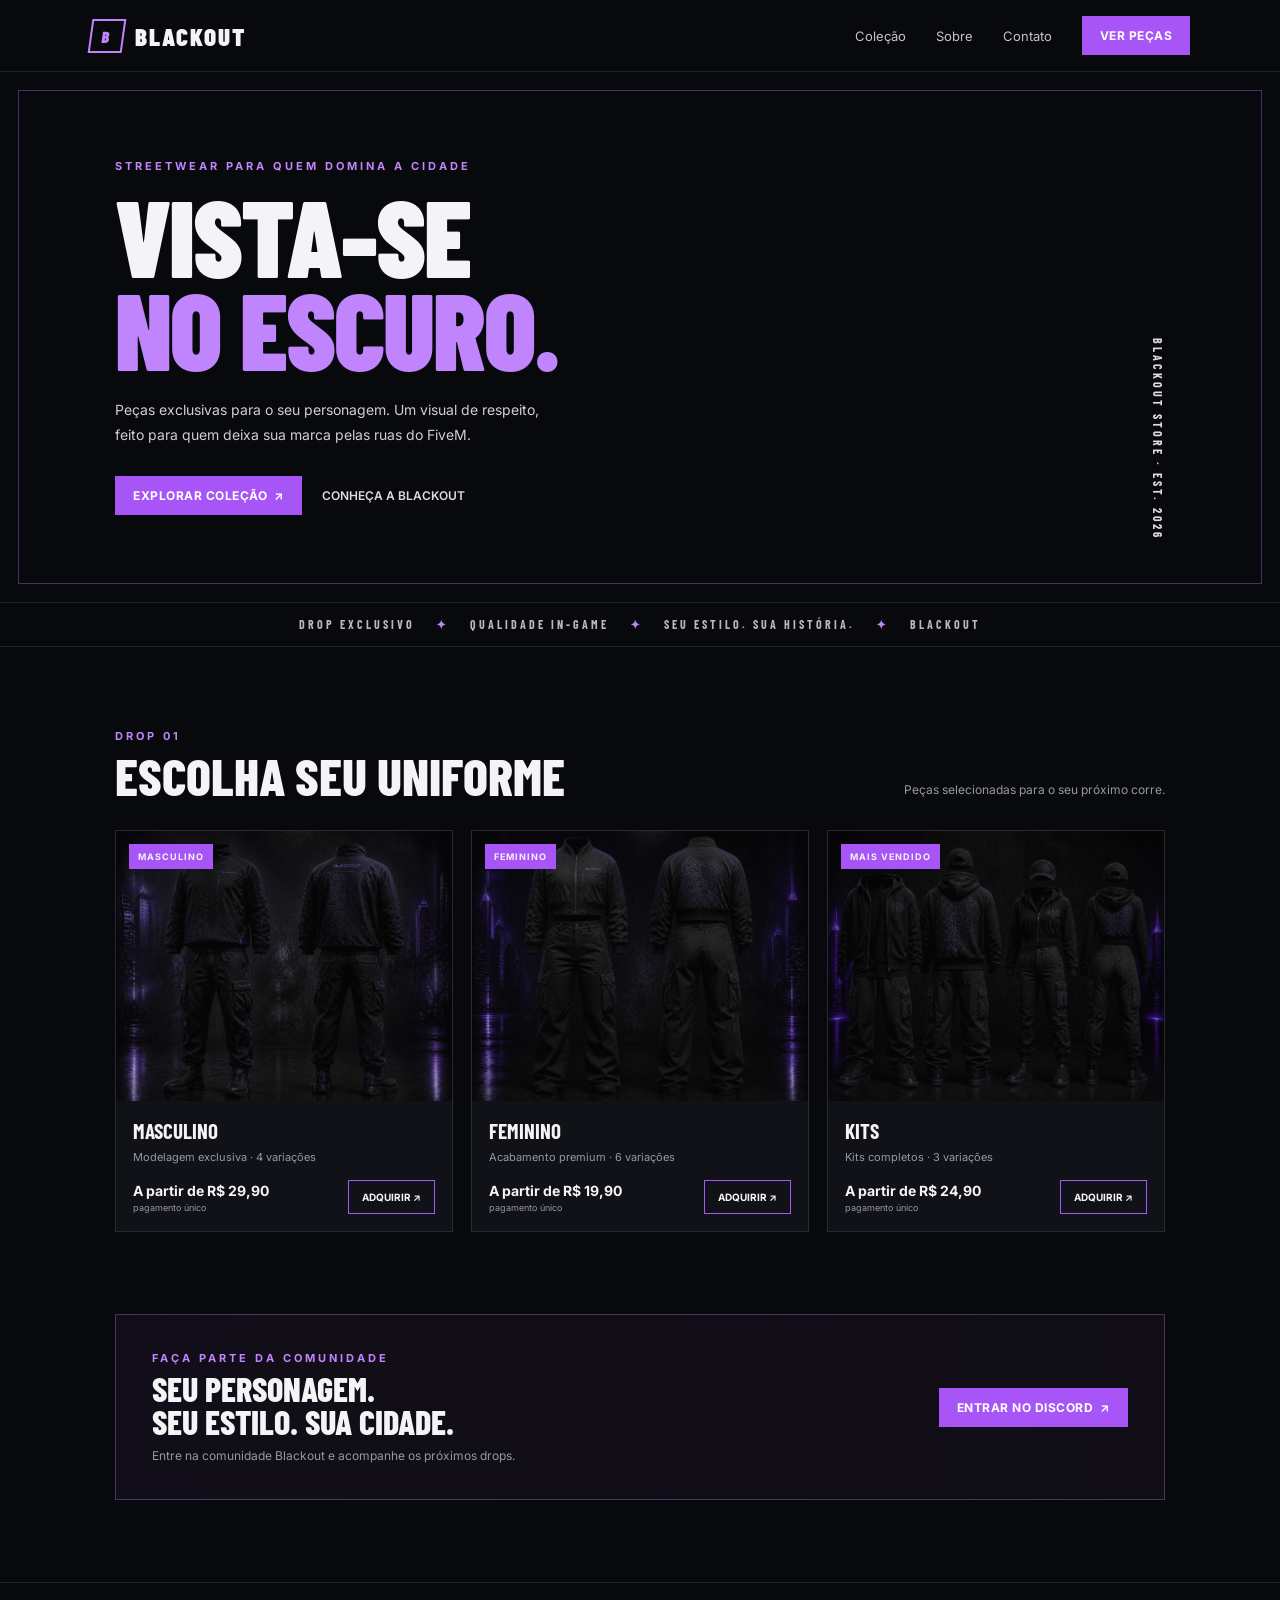
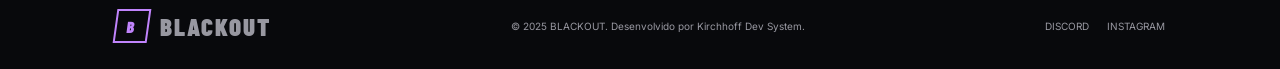
<file: index.html>
<!DOCTYPE html>
<html lang="pt-BR">

<head>
  <meta charset="UTF-8">
  <meta name="viewport" content="width=device-width, initial-scale=1.0">
  <meta name="theme-color" content="#08090c">
  <title>BLACKOUT — Personalizados para FiveM</title>

  <meta name="description"
    content="Vista seu personagem com estilo. Conheça os drops Blackout: roupas e kits Personalizados masculinos e femininos para GTA FiveM, inspirados na vida do FiveM.">

  <meta name="robots" content="index, follow">
  <meta name="language" content="pt-BR">

  <meta property="og:type" content="website">
  <meta property="og:locale" content="pt_BR">
  <meta property="og:site_name" content="Blackout">
  <meta property="og:title" content="Blackout | Roupas para GTA FiveM">
  <meta property="og:description"
    content="Roupas e kits masculinos e femininos para seu personagem FiveM. Encontre seu estilo e marque presença pelas ruas do FiveM.">
  <meta property="og:url" content="https://blackoutstorefivem.netlify.app/">
  <meta property="og:image"
    content="https://blackoutstorefivem.netlify.app/img/modeagem-roupa-masculina-feminina-kit-fivem.jpeg">
  <meta property="og:image:alt" content="Coleção de roupas Personalizadas Blackout para GTA FiveM">

  <meta name="twitter:card" content="summary_large_image">
  <meta name="twitter:title" content="Blackout | Roupas para GTA FiveM">
  <meta name="twitter:description"
    content="Explore roupas e kits Personalizados Blackout para personagens masculinos e femininos no FiveM.">
  <meta name="twitter:image"
    content="https://blackoutstorefivem.netlify.app/img/modeagem-roupa-masculina-feminina-kit-fivem.jpeg">

  <link rel="canonical" href="https://blackoutstorefivem.netlify.app/">

  <link rel="preconnect" href="https://fonts.googleapis.com">
  <link rel="preconnect" href="https://fonts.gstatic.com" crossorigin>
  <link
    href="https://fonts.googleapis.com/css2?family=Barlow+Condensed:wght@500;600;700;800;900&family=Inter:wght@400;500;600;700&display=swap"
    rel="stylesheet">
  <link rel="stylesheet" href="style.css">

</head>

<body>
  <header class="topbar">
    <a class="brand" href="#" aria-label="Blackout — início">
      <span class="brand-mark">B</span>
      BLACKOUT
    </a>

    <nav aria-label="Navegação principal">
      <a href="#colecao">Coleção</a>
      <a href="#sobre">Sobre</a>
      <a href="#contato">Contato</a>
      <a class="nav-button" href="#colecao">VER PEÇAS</a>
    </nav>
  </header>

  <main>
    <section class="hero">
      <div class="hero-content">
        <div class="eyebrow">Streetwear para quem domina a cidade</div>
        <h1>VISTA-SE<br><span>NO ESCURO.</span></h1>
        <p>
          Peças exclusivas para o seu personagem. Um visual de respeito,
          feito para quem deixa sua marca pelas ruas do FiveM.
        </p>
        <div class="hero-actions">
          <a class="button" href="#colecao">EXPLORAR COLEÇÃO&nbsp; ↗</a>
          <a class="text-link" href="#sobre">CONHEÇA A BLACKOUT</a>
        </div>
      </div>
      <div class="hero-tag">BLACKOUT STORE · EST. 2026</div>
    </section>

    <div class="ticker">
      DROP EXCLUSIVO <span>✦</span> QUALIDADE IN-GAME <span>✦</span>
      SEU ESTILO. SUA HISTÓRIA. <span>✦</span> BLACKOUT
    </div>

    <section class="section" id="colecao">
      <div class="section-heading">
        <div>
          <div class="eyebrow">Drop 01</div>
          <h2>Escolha seu uniforme</h2>
        </div>
        <p>Peças selecionadas para o seu próximo corre.</p>
      </div>

      <div class="products">
        <article class="product-card">
          <div class="product-image">
            <img src="img/modeagem-roupa-masculina-fivem.jpeg"
              alt="Jaqueta e calça masculina streetwear preta Blackout para FiveM">
            <span class="badge">MASCULINO</span>
          </div>
          <div class="product-info">
            <h3>Masculino</h3>
            <p>Modelagem exclusiva · 4 variações</p>
            <div class="product-bottom">
              <div class="price">A partir de R$ 29,90<small>pagamento único</small></div>
              <button class="buy" onclick="comprar('Jaqueta Phantom')">ADQUIRIR ↗</button>
            </div>
          </div>
        </article>

        <article class="product-card">
          <div class="product-image">
            <img src="img/modeagem-roupa-feminina-fivem.jpeg"
              alt="Jaqueta e calça feminina streetwear preta Blackout para FiveM">
            <span class="badge">FEMININO</span>
          </div>
          <div class="product-info">
            <h3>Feminino</h3>
            <p>Acabamento premium · 6 variações</p>
            <div class="product-bottom">
              <div class="price">A partir de R$ 19,90<small>pagamento único</small></div>
              <button class="buy" onclick="comprar('Oversized Eclipse')">ADQUIRIR ↗</button>
            </div>
          </div>
        </article>

        <article class="product-card">
          <div class="product-image">
            <img src="img/modeagem-kit-roupa-masculina-feminina-fivem.jpeg"
              alt="Kit de jaqueta, calça e boné masculino e feminino streetwear preta Blackout para FiveM">
            <span class="badge">MAIS VENDIDO</span>
          </div>
          <div class="product-info">
            <h3>Kits</h3>
            <p>Kits completos · 3 variações</p>
            <div class="product-bottom">
              <div class="price">A partir de R$ 24,90<small>pagamento único</small></div>
              <button class="buy" onclick="comprar('Hoodie Afterdark')">ADQUIRIR ↗</button>
            </div>
          </div>
        </article>
      </div>
    </section>

    <section class="banner" id="sobre">
      <div>
        <div class="eyebrow">Faça parte da comunidade</div>
        <h2>Seu personagem.<br>Seu estilo. Sua cidade.</h2>
        <p>Entre na comunidade Blackout e acompanhe os próximos drops.</p>
      </div>
      <a class="button" href="https://discord.gg/fmf9cCEUqT" target="_blank" rel="noopener">
        ENTRAR NO DISCORD&nbsp; ↗
      </a>
    </section>
  </main>

  <footer id="contato">
    <a class="brand" href="#"><span class="brand-mark">B</span> BLACKOUT</a>
    <span>© 2025 BLACKOUT. <a href="https://kirchhoffdevsystem.com">Desenvolvido por Kirchhoff Dev System</a>.</span>
    <div class="socials">
      <a href="https://discord.gg/fmf9cCEUqT" target="_blank" rel="noopener">DISCORD</a>
      <a href="https://instagram.com/" target="_blank" rel="noopener">INSTAGRAM</a>
    </div>
  </footer>

  <script>
    function comprar(produto) {
      const discord = "https://discord.gg/fmf9cCEUqT";
      window.open(discord, "_blank");
    }
  </script>
</body>

</html>
</file>
<file: style.css>
:root {
    --bg: #08090c;
    --panel: #111217;
    --text: #f4f3f5;
    --muted: #9898a1;
    --accent: #a855f7;
    --accent-bright: #c084fc;
    --line: rgba(255, 255, 255, .1);
}

* {
    box-sizing: border-box;
}

html {
    scroll-behavior: smooth;
}

body {
    margin: 0;
    background: var(--bg);
    color: var(--text);
    font-family: Inter, sans-serif;
}

a {
    color: inherit;
    text-decoration: none;
}

button {
    font: inherit;
}

.topbar {
    height: 72px;
    padding: 0 7%;
    display: flex;
    justify-content: space-between;
    align-items: center;
    border-bottom: 1px solid var(--line);
    background: rgba(8, 9, 12, .92);
}

.brand {
    display: flex;
    align-items: center;
    gap: 11px;
    font-family: "Barlow Condensed", sans-serif;
    font-weight: 900;
    font-size: 25px;
    letter-spacing: 2px;
}

.brand-mark {
    width: 34px;
    height: 34px;
    display: grid;
    place-items: center;
    border: 2px solid var(--accent-bright);
    color: var(--accent-bright);
    font-size: 16px;
    transform: skew(-8deg);
}

nav {
    display: flex;
    gap: 30px;
    align-items: center;
}

nav a {
    color: #c4c2ca;
    font-size: 13px;
    transition: color .2s;
}

nav a:hover {
    color: var(--accent-bright);
}

.nav-button,
.button {
    background: var(--accent);
    color: white;
    border: 0;
    padding: 12px 18px;
    font-size: 12px;
    font-weight: 700;
    letter-spacing: .5px;
    cursor: pointer;
    transition: .2s;
}

.nav-button:hover,
.button:hover {
    background: var(--accent-bright);
    transform: translateY(-2px);
}

.hero {
    min-height: 530px;
    position: relative;
    display: flex;
    align-items: center;
    overflow: hidden;
    padding: 70px 9%;
    background:
        linear-gradient(90deg, rgba(8, 9, 12, .96) 0%, rgba(8, 9, 12, .78) 47%, rgba(8, 9, 12, .18) 100%),
        linear-gradient(0deg, var(--bg), transparent 30%),
        url("https://images.unsplash.com/photo-1519608487953-e999c86e7455?auto=format&fit=crop&w=2000&q=85") center 45% / cover;
}

.hero::after {
    content: "";
    position: absolute;
    inset: 18px;
    border: 1px solid rgba(192, 132, 252, .35);
    pointer-events: none;
}

.hero-content {
    position: relative;
    z-index: 1;
    max-width: 650px;
}

.eyebrow {
    color: var(--accent-bright);
    font-size: 11px;
    font-weight: 700;
    letter-spacing: 3px;
    text-transform: uppercase;
}

h1,
h2,
h3,
p {
    margin-top: 0;
}

h1 {
    margin: 16px 0;
    font: 900 clamp(58px, 9vw, 108px)/.86 "Barlow Condensed", sans-serif;
    letter-spacing: -2px;
}

h1 span {
    color: var(--accent-bright);
}

.hero p {
    max-width: 440px;
    margin: 22px 0 28px;
    color: #d0ced6;
    font-size: 14px;
    line-height: 1.8;
}

.hero-actions {
    display: flex;
    align-items: center;
    gap: 20px;
}

.text-link {
    color: #dedbe3;
    font-size: 12px;
    font-weight: 600;
}

.text-link:hover {
    color: var(--accent-bright);
}

.hero-tag {
    position: absolute;
    right: 9%;
    bottom: 62px;
    color: #ddd;
    font: 700 12px "Barlow Condensed", sans-serif;
    letter-spacing: 3px;
    writing-mode: vertical-rl;
}

.ticker {
    border-top: 1px solid var(--line);
    border-bottom: 1px solid var(--line);
    padding: 14px 0;
    overflow: hidden;
    color: #bbb7c2;
    font: 700 12px "Barlow Condensed", sans-serif;
    letter-spacing: 3px;
    text-align: center;
}

.ticker span {
    color: var(--accent-bright);
    margin: 0 16px;
}

.section {
    padding: 82px 9%;
}

.section-heading {
    display: flex;
    justify-content: space-between;
    align-items: end;
    margin-bottom: 30px;
    gap: 20px;
}

h2 {
    margin: 8px 0 0;
    font: 800 clamp(36px, 5vw, 52px)/.95 "Barlow Condensed", sans-serif;
    text-transform: uppercase;
}

.section-heading p {
    color: var(--muted);
    font-size: 12px;
    margin-bottom: 3px;
}

.products {
    display: grid;
    grid-template-columns: repeat(3, 1fr);
    gap: 18px;
}

.product-card {
    background: var(--panel);
    border: 1px solid var(--line);
    transition: transform .2s, border-color .2s;
}

.product-card:hover {
    transform: translateY(-5px);
    border-color: rgba(192, 132, 252, .6);
}

.product-image {
    height: 270px;
    position: relative;
    overflow: hidden;
    background: #1a1a20;
}

.product-image img {
    width: 100%;
    height: 100%;
    object-fit: cover;
    opacity: .8;
    transition: transform .4s;
}

.product-card:hover img {
    transform: scale(1.05);
}

.badge {
    position: absolute;
    top: 13px;
    left: 13px;
    background: var(--accent);
    padding: 7px 9px;
    font-size: 9px;
    font-weight: 700;
    letter-spacing: 1px;
}

.product-info {
    padding: 17px;
}

.product-info h3 {
    margin-bottom: 7px;
    font: 700 21px "Barlow Condensed", sans-serif;
    text-transform: uppercase;
}

.product-info p {
    color: var(--muted);
    font-size: 11px;
    margin-bottom: 16px;
}

.product-bottom {
    display: flex;
    justify-content: space-between;
    align-items: center;
}

.price {
    font-size: 14px;
    font-weight: 700;
}

.price small {
    display: block;
    margin-top: 3px;
    color: var(--muted);
    font-size: 9px;
    font-weight: 400;
}

.buy {
    padding: 10px 13px;
    background: transparent;
    border: 1px solid var(--accent);
    color: var(--text);
    font-size: 10px;
    font-weight: 700;
    cursor: pointer;
}

.buy:hover {
    background: var(--accent);
}

.banner {
    margin: 0 9% 82px;
    padding: 36px;
    display: flex;
    justify-content: space-between;
    align-items: center;
    gap: 20px;
    border: 1px solid rgba(192, 132, 252, .32);
    background:
        linear-gradient(100deg, rgba(18, 14, 25, .96), rgba(18, 14, 25, .8)),
        url("https://images.unsplash.com/photo-1519608487953-e999c86e7455?auto=format&fit=crop&w=1200&q=80") center/cover;
}

.banner h2 {
    font-size: 34px;
}

.banner p {
    margin: 10px 0 0;
    color: var(--muted);
    font-size: 12px;
}

footer {
    padding: 26px 9%;
    border-top: 1px solid var(--line);
    display: flex;
    justify-content: space-between;
    align-items: center;
    color: var(--muted);
    font-size: 10px;
}

.socials {
    display: flex;
    gap: 18px;
}

.socials a:hover {
    color: var(--accent-bright);
}

@media (max-width: 760px) {
    .topbar {
        padding: 0 5%;
    }

    nav {
        gap: 14px;
    }

    nav a:not(.nav-button) {
        display: none;
    }

    .hero {
        min-height: 480px;
        padding: 60px 8%;
    }

    .hero-tag {
        display: none;
    }

    .section {
        padding: 60px 6%;
    }

    .products {
        grid-template-columns: repeat(2, 1fr);
    }

    .product-image {
        height: 230px;
    }

    .banner {
        margin: 0 6% 60px;
        padding: 26px;
    }
}

@media (max-width: 500px) {
    .products {
        grid-template-columns: 1fr;
    }

    .product-image {
        height: 300px;
    }

    .section-heading {
        align-items: start;
        flex-direction: column;
    }

    .banner {
        align-items: start;
        flex-direction: column;
    }

    footer {
        align-items: start;
        flex-direction: column;
        gap: 16px;
    }

    .hero-actions {
        align-items: start;
        flex-direction: column;
    }
}
</file>
